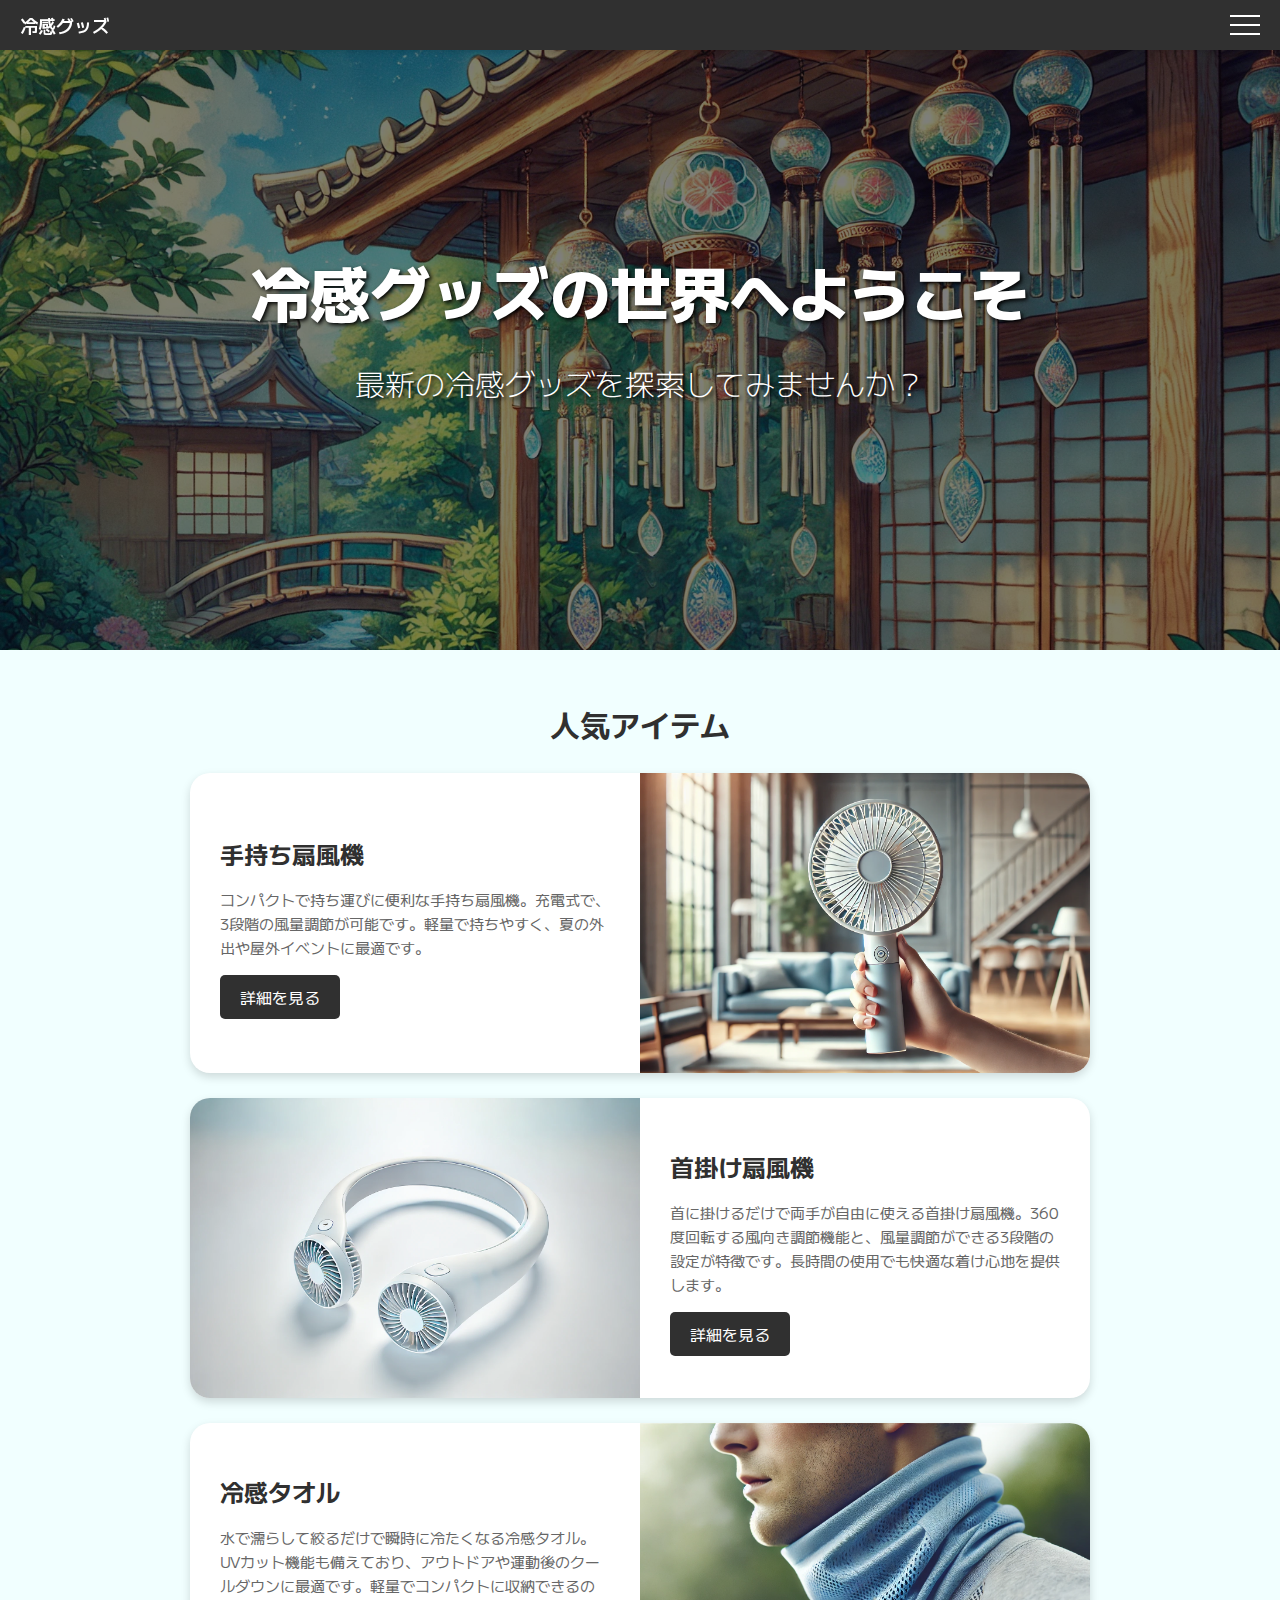
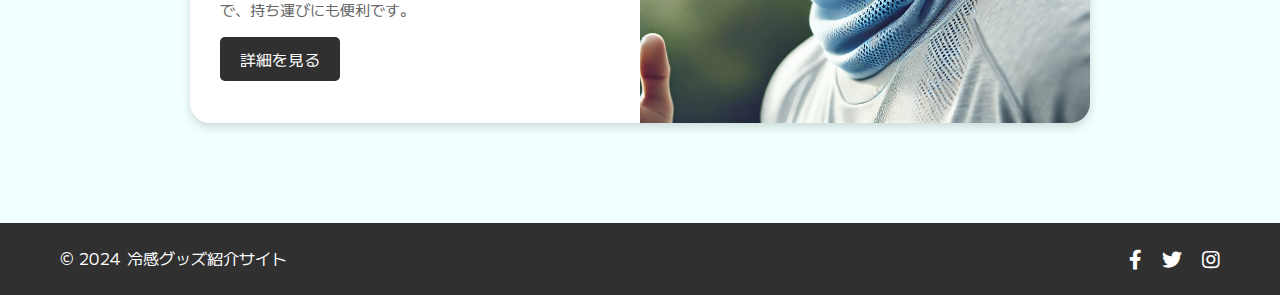
<file: index.html>
<!DOCTYPE html>
<html lang="ja">
<head>
    <meta charset="UTF-8">
    <meta name="viewport" content="width=device-width, initial-scale=1.0">
    <title>冷感グッズ</title>
    <link rel="stylesheet" href="css/style.css">
    <link rel="preconnect" href="https://fonts.googleapis.com">
    <link rel="preconnect" href="https://fonts.gstatic.com" crossorigin>
    <link href="https://fonts.googleapis.com/css2?family=M+PLUS+1:wght@100..900&display=swap" rel="stylesheet">
    <link rel="stylesheet" href="https://cdnjs.cloudflare.com/ajax/libs/font-awesome/5.15.4/css/all.min.css">
</head>
<body>
    <header class="header">
        <a class="header-title" href="index.html">冷感グッズ</a>
        <div class="hamburger-menu" onclick="document.querySelector('html').classList.toggle('open')">
            <span></span>
            <span></span>
            <span></span>
        </div>
    </header>
    <nav class="menu-overlay">
        <div class="menu-content">
            <a href="index.html">ホーム</a>
            <a href="#">商品</a>
            <a href="#">お問い合わせ</a>
        </div>
    </nav>
    <main>
        <section class="hero">
            <h1 class="hero-title"><span>冷感グッズの</span><span>世界へようこそ</span></h1>
            <p class="hero-describe"><span>最新の冷感グッズを</span><span>探索してみませんか？</span></p>
        </section>
        <section class="list">
            <h2 class="list-title">人気アイテム</h2>
            <div class="list-item">
                <div class="list-item-content">
                    <h3 class="list-item-content-title">手持ち扇風機</h3>
                    <p class="list-item-content-describe">コンパクトで持ち運びに便利な手持ち扇風機。充電式で、3段階の風量調節が可能です。軽量で持ちやすく、夏の外出や屋外イベントに最適です。</p>
                    <a href="product1.html" class="list-item-content-button">詳細を見る</a>
                </div>
                <div class="list-item-image">
                    <img src="css/images/product1.webp" alt="手持ち扇風機">
                </div>
            </div>
            <div class="list-item reverse">
                <div class="list-item-content">
                    <h3 class="list-item-content-title">首掛け扇風機</h3>
                    <p class="list-item-content-describe">首に掛けるだけで両手が自由に使える首掛け扇風機。360度回転する風向き調節機能と、風量調節ができる3段階の設定が特徴です。長時間の使用でも快適な着け心地を提供します。</p>
                    <a href="product2.html" class="list-item-content-button">詳細を見る</a>
                </div>
                <div class="list-item-image">
                    <img src="css/images/product2.webp" alt="首掛け扇風機">
                </div>
            </div>
            <div class="list-item">
                <div class="list-item-content">
                    <h3 class="list-item-content-title">冷感タオル</h3>
                    <p class="list-item-content-describe">水で濡らして絞るだけで瞬時に冷たくなる冷感タオル。UVカット機能も備えており、アウトドアや運動後のクールダウンに最適です。軽量でコンパクトに収納できるので、持ち運びにも便利です。</p>
                    <a href="product3.html" class="list-item-content-button">詳細を見る</a>
                </div>
                <div class="list-item-image">
                    <img src="css/images/product3.webp" alt="冷感タオル">
                </div>
            </div>
        </section>
    </main>
    <footer class="footer">
        <div class="footer-content">
            <p>&copy; 2024 冷感グッズ紹介サイト</p>
            <div class="social-icons">
                <a href="#" class="social-icon"><i class="fab fa-facebook-f"></i></a>
                <a href="#" class="social-icon"><i class="fab fa-twitter"></i></a>
                <a href="#" class="social-icon"><i class="fab fa-instagram"></i></a>
            </div>
        </div>
    </footer>
</body>
</html>
</file>
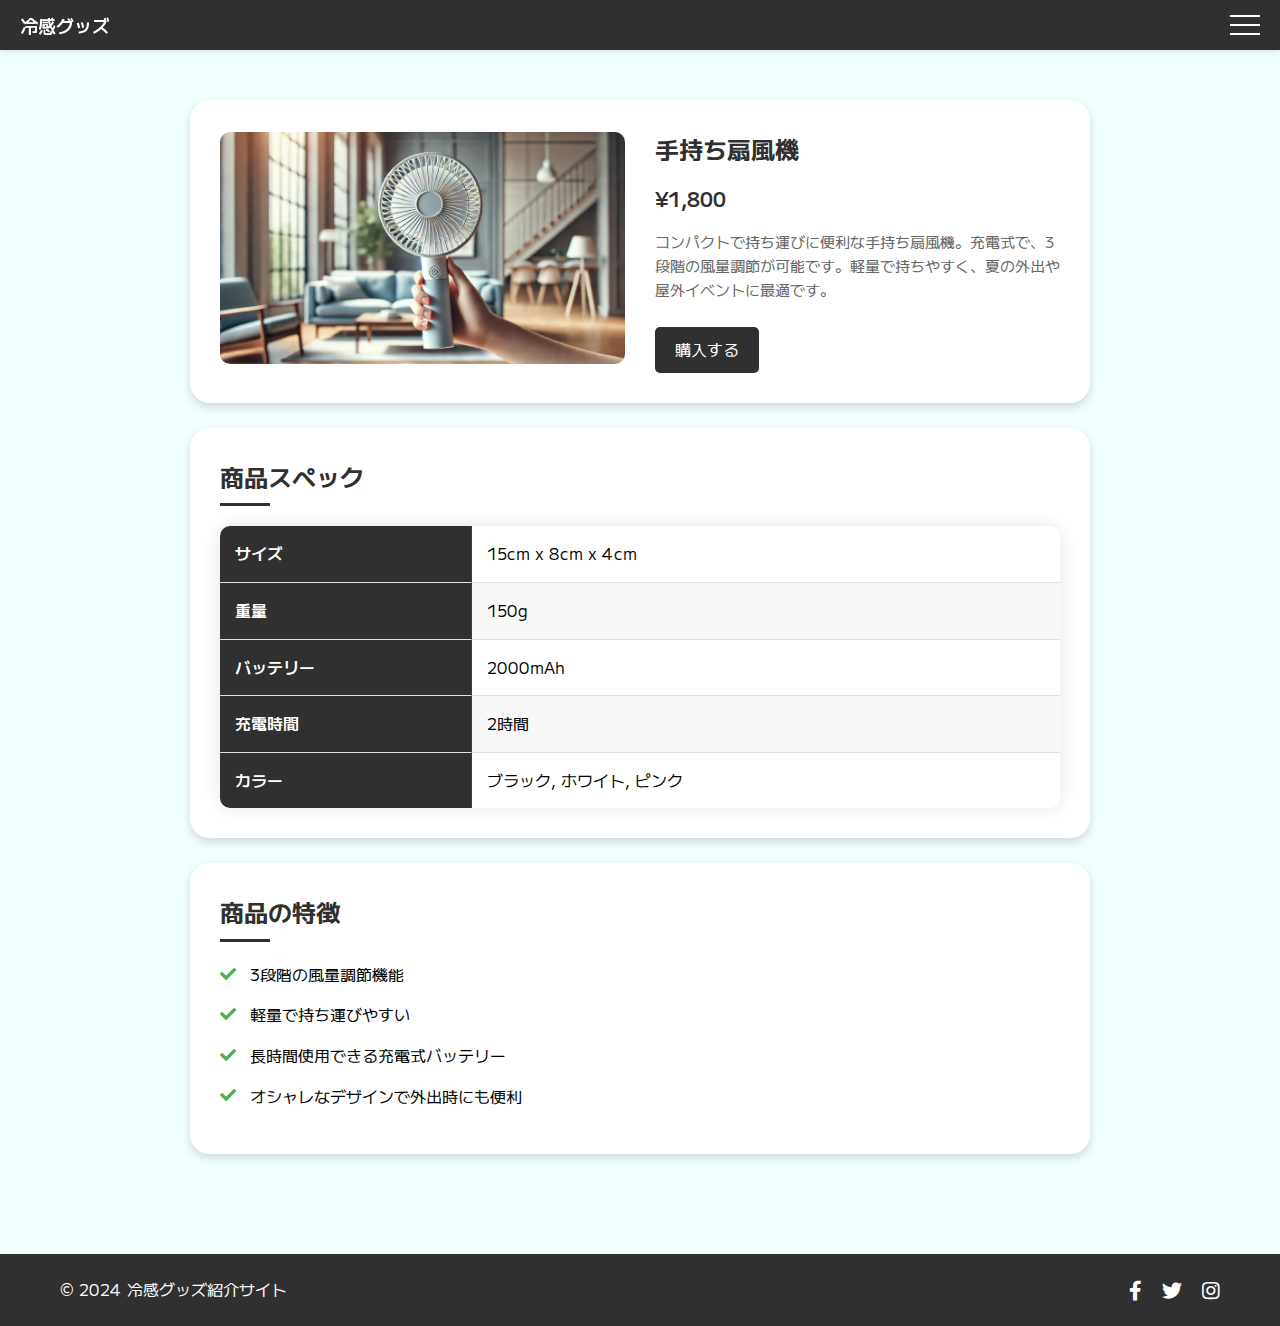
<file: product1.html>
<!DOCTYPE html>
<html lang="ja">
<head>
    <meta charset="UTF-8">
    <meta name="viewport" content="width=device-width, initial-scale=1.0">
    <title>手持ち扇風機 - 商品詳細</title>
    <link rel="stylesheet" href="css/product.css">
    <link rel="stylesheet" href="css/style.css">
    <link rel="preconnect" href="https://fonts.googleapis.com">
    <link rel="preconnect" href="https://fonts.gstatic.com" crossorigin>
    <link href="https://fonts.googleapis.com/css2?family=M+PLUS+1:wght@100..900&display=swap" rel="stylesheet">
    <link rel="stylesheet" href="https://cdnjs.cloudflare.com/ajax/libs/font-awesome/5.15.4/css/all.min.css">
</head>
<body>
    <header class="header">
        <a class="header-title" href="index.html">冷感グッズ</a>
        <div class="hamburger-menu" onclick="document.querySelector('html').classList.toggle('open')">
            <span></span>
            <span></span>
            <span></span>
        </div>
    </header>
    <nav class="menu-overlay">
        <div class="menu-content">
            <a href="index.html">ホーム</a>
            <a href="#">商品</a>
            <a href="#">お問い合わせ</a>
        </div>
    </nav>

    <main class="product-detail">
        <div class="product-section product-main">
            <div class="product-image">
                <img src="css/images/product1.webp" alt="手持ち扇風機">
            </div>
            <div class="product-info">
                <div class="product-title">手持ち扇風機</div>
                <div class="product-price">¥1,800</div>
                <div class="product-describe">コンパクトで持ち運びに便利な手持ち扇風機。充電式で、3段階の風量調節が可能です。軽量で持ちやすく、夏の外出や屋外イベントに最適です。</div>
                <a href="#" class="product-button">購入する</a>
            </div>
        </div>
        <div class="product-section product-specs">
            <div class="section-title">商品スペック</div>
            <table class="spec-table">
                <tr>
                    <th>サイズ</th>
                    <td>15cm x 8cm x 4cm</td>
                </tr>
                <tr>
                    <th>重量</th>
                    <td>150g</td>
                </tr>
                <tr>
                    <th>バッテリー</th>
                    <td>2000mAh</td>
                </tr>
                <tr>
                    <th>充電時間</th>
                    <td>2時間</td>
                </tr>
                <tr>
                    <th>カラー</th>
                    <td>ブラック, ホワイト, ピンク</td>
                </tr>
            </table>
        </div>
        <div class="product-section product-features">
            <div class="section-title">商品の特徴</div>
            <ul class="features-list">
                <li>3段階の風量調節機能</li>
                <li>軽量で持ち運びやすい</li>
                <li>長時間使用できる充電式バッテリー</li>
                <li>オシャレなデザインで外出時にも便利</li>
            </ul>
        </div>
    </main>

    <footer class="footer">
        <div class="footer-content">
            <div>© 2024 冷感グッズ紹介サイト</div>
            <div class="social-icons">
                <a href="#" class="social-icon"><i class="fab fa-facebook-f"></i></a>
                <a href="#" class="social-icon"><i class="fab fa-twitter"></i></a>
                <a href="#" class="social-icon"><i class="fab fa-instagram"></i></a>
            </div>
        </div>
    </footer>
</body>
</html>
</file>
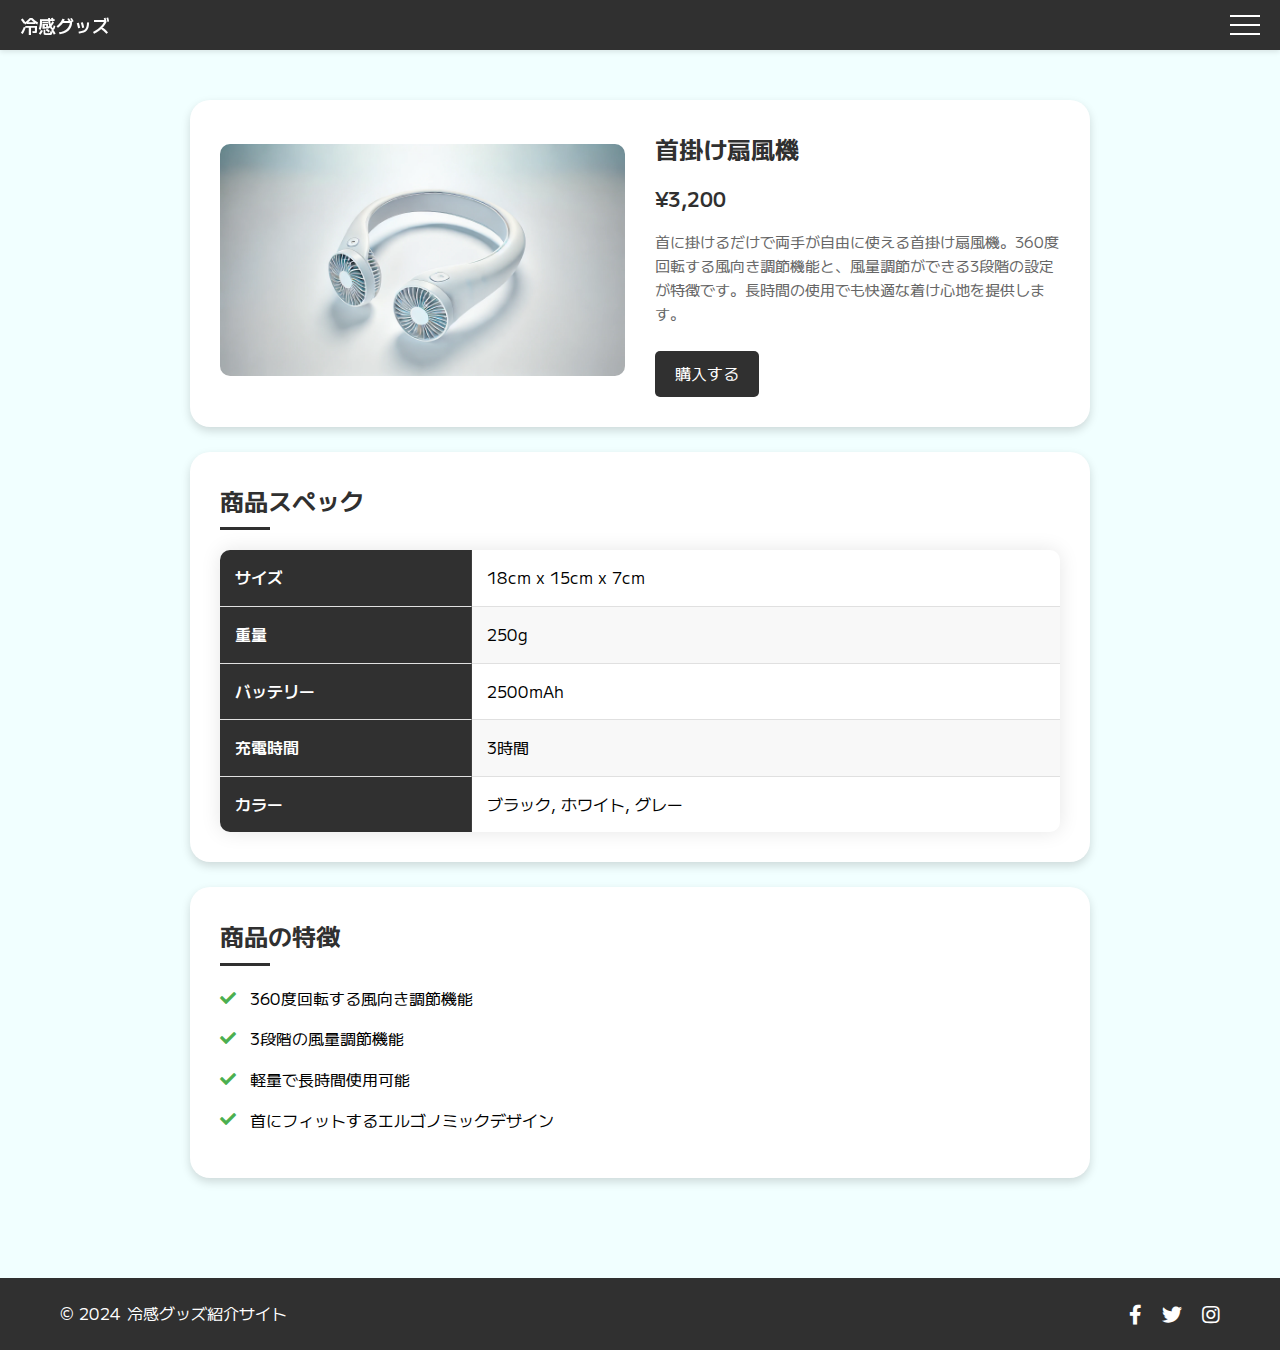
<file: product2.html>
<!DOCTYPE html>
<html lang="ja">
<head>
    <meta charset="UTF-8">
    <meta name="viewport" content="width=device-width, initial-scale=1.0">
    <title>首掛け扇風機 - 商品詳細</title>
    <link rel="stylesheet" href="css/product.css">
    <link rel="stylesheet" href="css/style.css">
    <link rel="preconnect" href="https://fonts.googleapis.com">
    <link rel="preconnect" href="https://fonts.gstatic.com" crossorigin>
    <link href="https://fonts.googleapis.com/css2?family=M+PLUS+1:wght@100..900&display=swap" rel="stylesheet">
    <link rel="stylesheet" href="https://cdnjs.cloudflare.com/ajax/libs/font-awesome/5.15.4/css/all.min.css">
</head>
<body>
    <header class="header">
        <a class="header-title" href="index.html">冷感グッズ</a>
        <div class="hamburger-menu" onclick="document.querySelector('html').classList.toggle('open')">
            <span></span>
            <span></span>
            <span></span>
        </div>
    </header>
    <nav class="menu-overlay">
        <div class="menu-content">
            <a href="index.html">ホーム</a>
            <a href="#">商品</a>
            <a href="#">お問い合わせ</a>
        </div>
    </nav>

    <main class="product-detail">
        <div class="product-section product-main">
            <div class="product-image">
                <img src="css/images/product2.webp" alt="首掛け扇風機">
            </div>
            <div class="product-info">
                <div class="product-title">首掛け扇風機</div>
                <div class="product-price">¥3,200</div>
                <div class="product-describe">首に掛けるだけで両手が自由に使える首掛け扇風機。360度回転する風向き調節機能と、風量調節ができる3段階の設定が特徴です。長時間の使用でも快適な着け心地を提供します。</div>
                <a href="#" class="product-button">購入する</a>
            </div>
        </div>
        <div class="product-section product-specs">
            <div class="section-title">商品スペック</div>
            <table class="spec-table">
                <tr>
                    <th>サイズ</th>
                    <td>18cm x 15cm x 7cm</td>
                </tr>
                <tr>
                    <th>重量</th>
                    <td>250g</td>
                </tr>
                <tr>
                    <th>バッテリー</th>
                    <td>2500mAh</td>
                </tr>
                <tr>
                    <th>充電時間</th>
                    <td>3時間</td>
                </tr>
                <tr>
                    <th>カラー</th>
                    <td>ブラック, ホワイト, グレー</td>
                </tr>
            </table>
        </div>
        <div class="product-section product-features">
            <div class="section-title">商品の特徴</div>
            <ul class="features-list">
                <li>360度回転する風向き調節機能</li>
                <li>3段階の風量調節機能</li>
                <li>軽量で長時間使用可能</li>
                <li>首にフィットするエルゴノミックデザイン</li>
            </ul>
        </div>
    </main>

    <footer class="footer">
        <div class="footer-content">
            <div>© 2024 冷感グッズ紹介サイト</div>
            <div class="social-icons">
                <a href="#" class="social-icon"><i class="fab fa-facebook-f"></i></a>
                <a href="#" class="social-icon"><i class="fab fa-twitter"></i></a>
                <a href="#" class="social-icon"><i class="fab fa-instagram"></i></a>
            </div>
        </div>
    </footer>
</body>
</html>
</file>
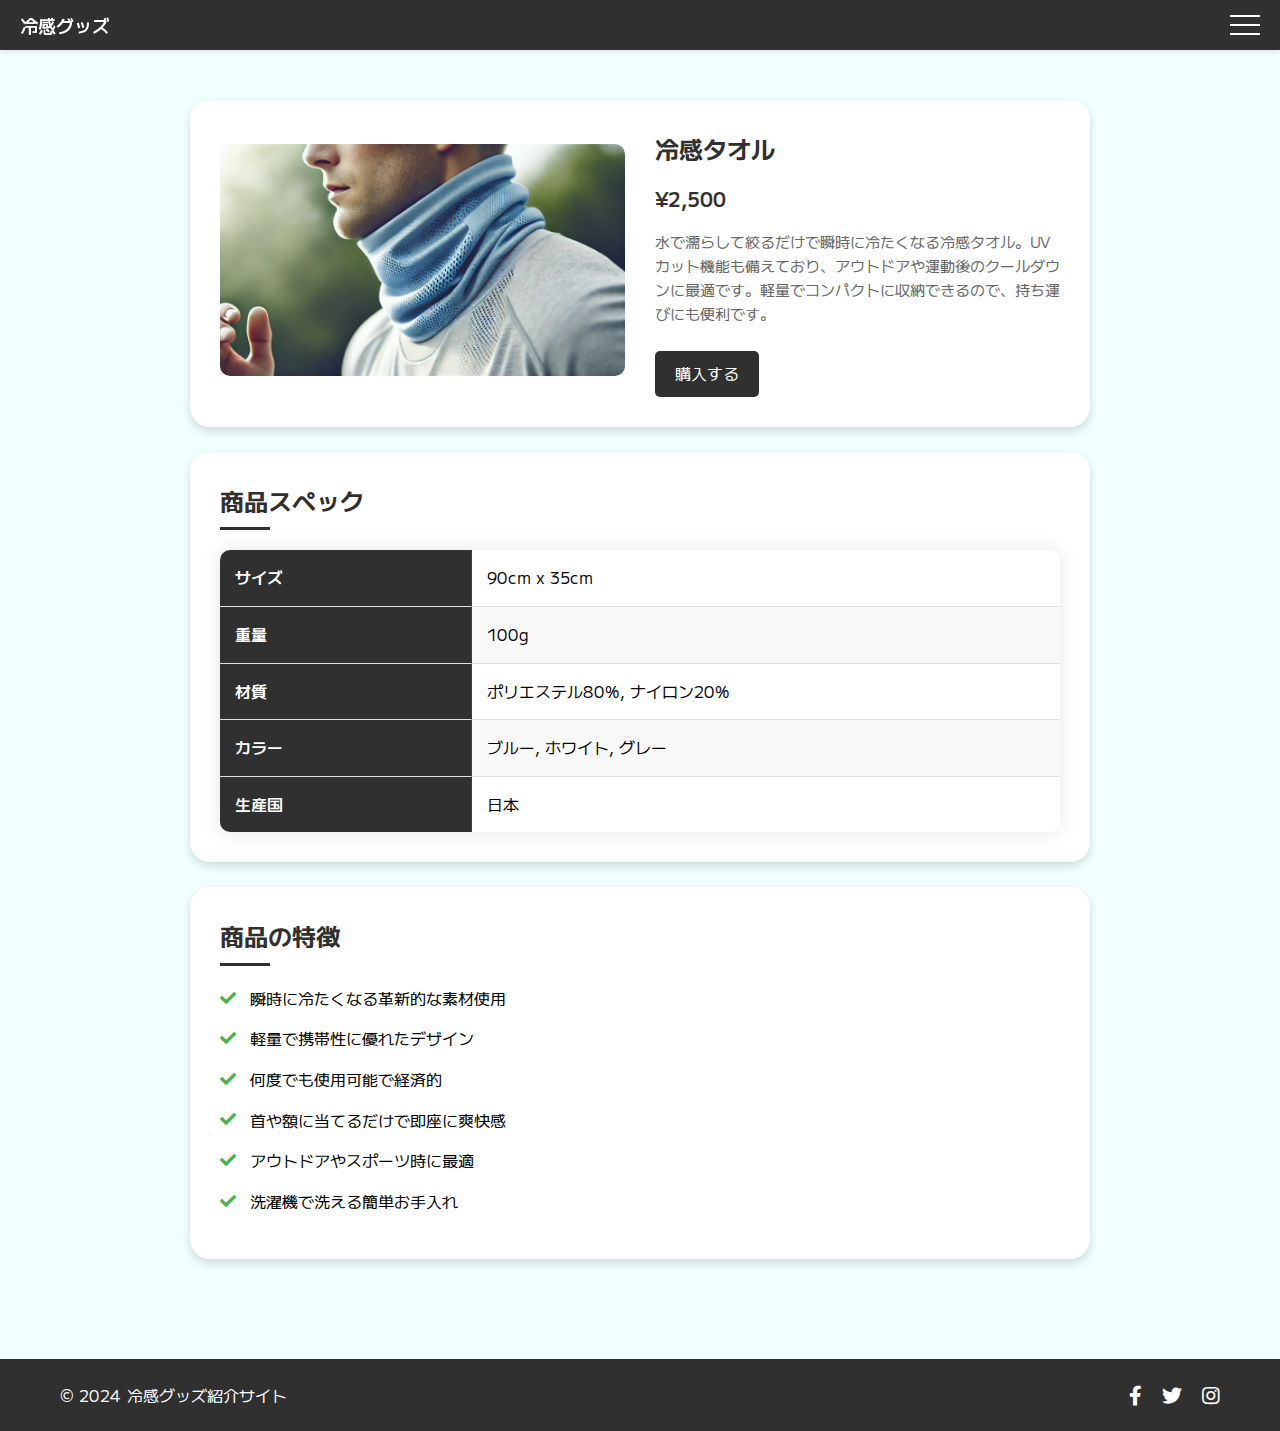
<file: product3.html>
<!DOCTYPE html>
<html lang="ja">
<head>
    <meta charset="UTF-8">
    <meta name="viewport" content="width=device-width, initial-scale=1.0">
    <title>冷感タオル - 商品詳細</title>
    <link rel="stylesheet" href="css/product.css">
    <link rel="stylesheet" href="css/style.css">
    <link rel="preconnect" href="https://fonts.googleapis.com">
    <link rel="preconnect" href="https://fonts.gstatic.com" crossorigin>
    <link href="https://fonts.googleapis.com/css2?family=M+PLUS+1:wght@100..900&display=swap" rel="stylesheet">
    <link rel="stylesheet" href="https://cdnjs.cloudflare.com/ajax/libs/font-awesome/5.15.4/css/all.min.css">
</head>
<body>
    <header class="header">
        <a class="header-title" href="index.html">冷感グッズ</a>
        <div class="hamburger-menu" onclick="document.querySelector('html').classList.toggle('open')">
            <span></span>
            <span></span>
            <span></span>
        </div>
    </header>
    <nav class="menu-overlay">
        <div class="menu-content">
            <a href="index.html">ホーム</a>
            <a href="#">商品</a>
            <a href="#">お問い合わせ</a>
        </div>
    </nav>

    <main class="product-detail">
        <div class="product-section product-main">
            <div class="product-image">
                <img src="css/images/product3.webp" alt="冷感タオル">
            </div>
            <div class="product-info">
                <div class="product-title">冷感タオル</div>
                <div class="product-price">¥2,500</div>
                <div class="product-describe">水で濡らして絞るだけで瞬時に冷たくなる冷感タオル。UVカット機能も備えており、アウトドアや運動後のクールダウンに最適です。軽量でコンパクトに収納できるので、持ち運びにも便利です。</div>
                <a href="#" class="product-button">購入する</a>
            </div>
        </div>
        <div class="product-section product-specs">
            <div class="section-title">商品スペック</div>
            <table class="spec-table">
                <tr>
                    <th>サイズ</th>
                    <td>90cm x 35cm</td>
                </tr>
                <tr>
                    <th>重量</th>
                    <td>100g</td>
                </tr>
                <tr>
                    <th>材質</th>
                    <td>ポリエステル80%, ナイロン20%</td>
                </tr>
                <tr>
                    <th>カラー</th>
                    <td>ブルー, ホワイト, グレー</td>
                </tr>
                <tr>
                    <th>生産国</th>
                    <td>日本</td>
                </tr>
            </table>
        </div>
        <div class="product-section product-features">
            <div class="section-title">商品の特徴</div>
            <ul class="features-list">
                <li>瞬時に冷たくなる革新的な素材使用</li>
                <li>軽量で携帯性に優れたデザイン</li>
                <li>何度でも使用可能で経済的</li>
                <li>首や額に当てるだけで即座に爽快感</li>
                <li>アウトドアやスポーツ時に最適</li>
                <li>洗濯機で洗える簡単お手入れ</li>
            </ul>
        </div>
    </main>

    <footer class="footer">
        <div class="footer-content">
            <div>© 2024 冷感グッズ紹介サイト</div>
            <div class="social-icons">
                <a href="#" class="social-icon"><i class="fab fa-facebook-f"></i></a>
                <a href="#" class="social-icon"><i class="fab fa-twitter"></i></a>
                <a href="#" class="social-icon"><i class="fab fa-instagram"></i></a>
            </div>
        </div>
    </footer>
</body>
</html>
</file>
<file: css/style.css>
* {
    margin: 0;
    padding: 0;
    box-sizing: border-box;
}

body {
    font-family: "M PLUS 1", sans-serif;
    line-height: 1.6;
}


span {
    display: inline-block;
}

a {
    text-decoration: none;
    color: inherit;
}

.header {
    height: 50px;
    width: 100%;
    background-color: #303030;
    display: flex;
    justify-content: space-between;
    align-items: center;
    padding: 0 20px;
    position: fixed;
    top: 0;
    left: 0;
    z-index: 1000;
    box-shadow: 0 2px 5px rgba(0,0,0,0.1);
}

.header-title {
    color: white;
    font-size: 18px;
    font-weight: 600;
}

.hamburger-menu {
    width: 30px;
    height: 20px;
    position: relative;
    cursor: pointer;
    z-index: 1001;
}

.hamburger-menu span {
    display: block;
    width: 100%;
    height: 2px;
    background-color: white;
    position: absolute;
    transition: all 0.3s ease;
}

.hamburger-menu span:nth-child(1) { top: 0; }
.hamburger-menu span:nth-child(2) { top: 9px; }
.hamburger-menu span:nth-child(3) { top: 18px; }

html.open .hamburger-menu span:nth-child(1) {
    transform: translateY(9px) rotate(45deg);
}

html.open .hamburger-menu span:nth-child(2) {
    opacity: 0;
}

html.open .hamburger-menu span:nth-child(3) {
    transform: translateY(-9px) rotate(-45deg);
}

.menu-overlay {
    position: fixed;
    top: 0;
    right: 0;
    width: 50%;
    max-width: 100%;
    height: 100%;
    background-color: rgba(0, 0, 0, 0.9);
    z-index: 999;
    transform: translateX(100%);
    transition: transform 0.3s ease-in-out;
}


html.open .menu-overlay {
    transform: translateX(0);
}

.menu-content {
    width: 100%;
    height: 100%;
    display: flex;
    flex-direction: column;
    justify-content: center;
    align-items: center;
    padding: 20px;
}

.menu-content a {
    display: block;
    color: white;
    font-size: 18px;
    margin: 15px 0;
    transition: color 0.3s ease;
    text-align: center;
    width: 100%;
}


.menu-content a:hover {
    color: #cccccc;
}

.hero {
    height: 650px;
    display: flex;
    flex-direction: column;
    justify-content: center;
    align-items: center;
    background-image: linear-gradient(rgba(0, 0, 0, 0.5), rgba(0,0,0,0.5)), url('images/hero.webp');
    background-size: cover;
    color: white;
    padding: 0 25px;
}

.hero-title {
    font-weight: 800;
    font-size: clamp(40px, 5vw, 60px);
    margin-bottom: 20px;
    text-align: center;
    text-shadow: 2px 2px 4px #000000;
}

.hero-describe {
    font-weight: 300;
    font-size: clamp(20px, 2.5vw, 30px);
    text-align: center;
    text-shadow: 2px 2px 4px #000000;
}


.list{
    background-color:#f1ffff;
    padding:50px 30px;
    padding-bottom:75px;
    display:flex;
    flex-direction: column;
    align-items: center;
}

.list-title{
    font-size:30px;
    font-weight:700;
    text-align:center;
    color:#303030;
    margin-bottom:25px;
}

.list-item{
    display:flex;
    align-items:center;
    background-color: white;
    border-radius: 20px;
    overflow: hidden;
    box-shadow: 0 4px 10px rgba(0,0,0,0.15);
    width:100%;
    max-width:900px;
    margin-bottom:25px;
}

.list-item.reverse {
    flex-direction: row-reverse;
}

.list-item-content {
    padding: 30px;
    width:50%;
}

.list-item-content-title {
    font-size: 24px;
    font-weight:700;
    margin-bottom: 15px;
    color: #303030;
}

.list-item-content-describe {
    margin-bottom: 25px;
    font-size:15px;
    font-weight:400;
    color: #666;
}

.list-item-content-button {
    background-color: #303030;
    color: white;
    padding: 10px 20px;
    text-decoration: none;
    border-radius: 5px;
    transition: background-color 0.3s ease;
    box-sizing: border-box;
}

.list-item-content-button:hover {
    background-color: #505050;
}


.list-item-image {
    height: 300px;
    width:50%;
    overflow: hidden; 
}

.list-item-image img {
    width: 100%;
    height: 100%;
    object-fit: cover;
    object-position: center;
}

/* フッターの設定 */
.footer {
    background-color: #303030;
    color: white;
    padding: 20px 0;
}

.footer-content {
    max-width: 1200px;
    margin: 0 auto;
    display: flex;
    justify-content: space-between;
    align-items: center;
    padding: 0 20px;
}

.social-icons {
    display: flex;
}

.social-icon {
    color: white;
    font-size: 20px;
    margin-left: 20px;
    transition: color 0.3s ease;
}

.social-icon:hover {
    color: #cccccc;
}



@media (max-width: 750px) {
    .header-menu {
        display: none;
        position: absolute;
        top: 50px;
        left: 0;
        width: 100%;
        background-color: #303030;
        flex-direction: column;
    }

    .header-menu.active {
        display: flex;
    }

    .header-menu > div {
        padding: 15px;
        border-top: 1px solid rgba(255, 255, 255, 0.1);
    }

    .hamburger-menu {
        display: flex;
    }
    .list-item, .list-item.reverse {
        flex-direction: column-reverse;
    }
   
    .list-item-content{
        width:100%;
        padding-top:20px;
        padding-bottom:40px;
    }
    .list-item-image {
        width: 100%;
        height: 2;
    }

    .footer-content {
        flex-direction: column;
        text-align: center;
    }

    .social-icons {
        margin-top: 15px;
    }

    .social-icon {
        margin: 0 10px;
    }

    .list-item-image {
        height: 250px;
    }
}

@media (max-width: 300px) {
    .menu-overlay {
        width: 100%;
    }
}
</file>
<file: css/product.css>
/*商品詳細ページの設定*/
.product-detail {
    margin: 0 auto;
    padding: 50px 30px;
    padding-top: 100px;
    padding-bottom: 75px;
    background-color:#f1ffff;
    display: flex;
    flex-direction: column;
    align-items: center;
}

.product-section {
    max-width: 900px;
    width: 100%;
    background-color: white;
    border-radius: 20px;
    overflow: hidden;
    box-shadow: 0 4px 10px rgba(0,0,0,0.15);
    margin-bottom: 25px;
    padding: 30px;
}

.product-main {
    display: flex;
    align-items: center;
}

.product-image {
    width: 50%;
    margin-right: 30px;
}

.product-image img {
    width: 100%;
    height: auto;
    border-radius: 10px;
}

.product-info {
    width: 50%;
}

.product-title {
    font-size: 24px;
    font-weight: 700;
    margin-bottom: 15px;
    color: #303030;
}

.product-price {
    font-size: 20px;
    font-weight: 600;
    margin-bottom: 15px;
    color: #303030;
}

.product-describe {
    margin-bottom: 25px;
    font-size: 15px;
    font-weight: 400;
    color: #666;
}

.product-button {
    background-color: #303030;
    color: white;
    padding: 10px 20px;
    text-decoration: none;
    border-radius: 5px;
    transition: background-color 0.3s ease;
    display: inline-block;
}

.product-button:hover {
    background-color: #505050;
}

.section-title {
    font-size: 24px;
    font-weight: 700;
    margin-bottom: 20px;
    color: #303030;
    position: relative;
    padding-bottom: 10px;
}

.section-title:after {
    content: '';
    position: absolute;
    bottom: 0;
    left: 0;
    width: 50px;
    height: 3px;
    background-color: #303030;
}

/*スペック表の設定*/
.spec-table {
    width: 100%;
    border-collapse: separate;
    border-spacing: 0;
    border-radius: 10px;
    overflow: hidden;
    box-shadow: 0 0 20px rgba(0, 0, 0, 0.1);
}

.spec-table th, .spec-table td {
    padding: 15px;
    text-align: left;
    border-bottom: 1px solid #e0e0e0;
}

.spec-table th {
    background-color: #303030;
    color: white;
    font-weight: 600;
    width: 30%;
    border-right: 1px solid #404040;
}

.spec-table tr:last-child th,
.spec-table tr:last-child td {
    border-bottom: none;
}

.spec-table tr:nth-child(even) {
    background-color: #f8f8f8;
}

/*特徴リストの設定*/
.features-list {
    list-style-type: none;
    padding-left: 0;
}

.features-list li {
    margin-bottom: 15px;
    padding-left: 30px;
    position: relative;
}

.features-list li:before {
    content: "\f00c";
    font-family: 'Font Awesome 5 Free';
    font-weight: 900;
    color: #4CAF50;
    position: absolute;
    left: 0;
    top: 50%;
    transform: translateY(-50%);
}

/*レスポンシブ設定*/
@media (max-width: 750px) {
    .product-main {
        flex-direction: column;
    }

    .product-image, .product-info {
        width: 100%;
    }

    .product-image {
        margin-right: 0;
        margin-bottom: 20px;
    }
}
</file>
